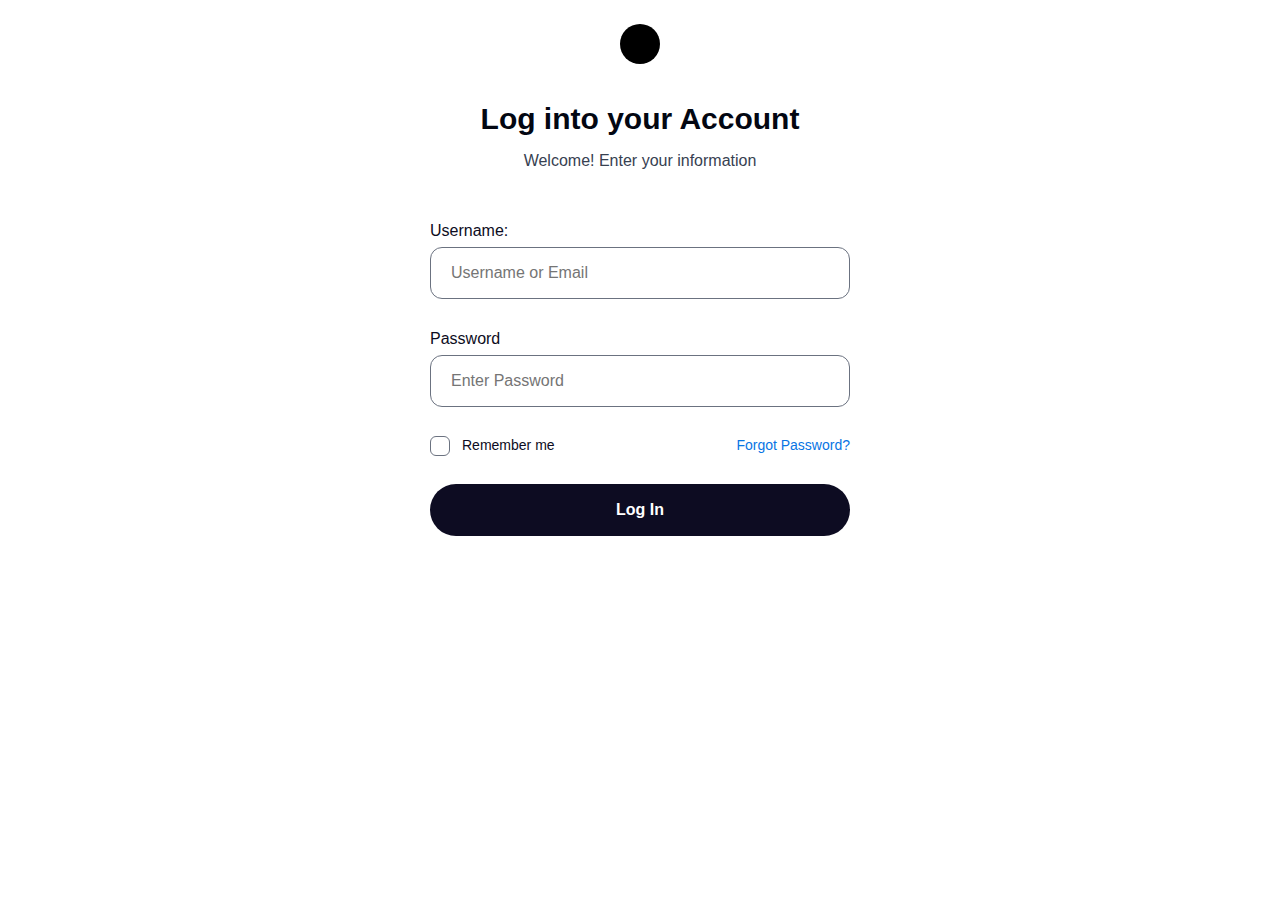
<file: index.html>
<!DOCTYPE html>
<html lang="en">
<head>
    <meta charset="UTF-8">
    <meta name="viewport" content="width=device-width, initial-scale=1.0">
    <!-- <link rel="stylesheet" href="materialize/css/materialize.css"> -->
    <title>Document</title>
</head>

<style>

@media  (max-width: 992px){
  .form__title{
  font-size: 10px;
  }

}

  
  :root {
  font-family: 'Poppins', sans-serif;
  line-height: 1.5;
  font-weight: 400;

  color-scheme: #000;
  background-color: #242424;

  font-synthesis: none;
  text-rendering: optimizeLegibility;
}

* {
  box-sizing: border-box;
}

body {
  height: 100vh;
  background: #fff;
  padding: 0;
  margin: 0;
}

main {
  height: 100%;
  padding: 24px;
}

section {
  display: flex;
  flex-direction: column;
  align-items: center;
  justify-content: center;
}


.form__title {
  text-align: center;
  color: #030712;
  font-weight: bold;
  font-size: 30px;
  margin: 0 0 8px;
}

.form__description {
  color: #374151;
  text-align: center;
  margin: 0 0 32px;
}

.form__animation {
  background-color: #f7f8fa;
  border-radius: 24px;
  overflow: hidden;
}

.logo {
  width: 40px;
  height: 40px;
  border-radius: 100%;
  background: #000;
  color: #fff;
  display: flex;
  align-items: center;
  justify-content: center;
  margin-bottom: 32px;
}

.logo svg {
  width: 24px;
  height: 24px;
}

form {
  width: 100%;
  max-width: 420px;
}

.form-control__label {
  display: block;
  margin: 14px 0 4px;
  color: #0d0c22;
  font-weight: 500;
}

.form-control {
  height: 52px;
  display: block;
  width: 100%;
  border: 1px solid #6b7280;
  padding: 18px 20px;
  transition: outline 200ms ease, box-shadow 200ms ease;
  border-radius: 12px;
  outline: none;
  background-color: #fff;
  color: #0d0c22;
  margin-bottom: 28px;
  font-size: 16px;
}

.form-control:focus {
  border-color: #0d0c22;
  box-shadow: 0 0 0 4px rgb(0 0 0 / 10%);
}

.form-control:user-invalid {
  border-color: #dc2626;
}

.form-control:user-invalid:focus {
  border-color: #dc2626;
  box-shadow: 0 0 0 4px rgb(220, 38, 38, .1);
}

.password-field {
  position: relative;
}

.password-field svg {
  position: absolute;
  width: 24px;
  height: 24px;
  right: 13px;
  top: 13px;
}

.form__submit {
  height: 52px;
  width: 100%;
  display: block;
  background: #0d0c22;
  border-radius: 100px;
  border: none;
  color: #fff;
  font-weight: 600;
  font-size: 16px;
  cursor: pointer;
  transition: .2s;
}

.form__submit:hover {
  box-shadow: 0 -1px 10px rgba(13,12,34, 0.3);
}

.password__settings {
  display: flex;
  justify-content: space-between;
  margin-bottom: 28px;
}

.password__settings__remember {
  font-size: 14px;
  color: #0d0c22;
  font-weight: 500;
  display: flex;
  align-items: center;
  cursor: pointer;
}

.password__settings__remember input {
  width: 0;
  height: 0;
  opacity: 0;
  margin: 0;
}

.custom__checkbox {
  width: 20px;
  height: 20px;
  border-radius: 6px;
  border: 1px solid #6b7280;
  margin-right: 12px;
  display: flex;
  align-items: center;
  justify-content: center;
  transition: .2s;
}

.custom__checkbox svg {
  transform: scale(0);
  width: 16px;
  height: 16px;
}

input:focus + .custom__checkbox {
  border-color: #0d0c22;
  box-shadow: 0 0 0 4px rgb(0 0 0 / 10%);
}

input:checked + .custom__checkbox svg {
  transform: scale(1);
}

a {
  font-size: 14px;
  color: #0875e4;
  font-weight: 500;
  text-decoration: none;
}

.form__footer {
  font-size: 14px;
  text-align: center;
  margin: 32px 0 0;
}
    
    
    
   

</style>

<body>
    <main>
        <section class="form">
            <div class="logo">
                     
            </div>
            <h1 class="form__title">Log into your Account</h1>
            <p class="form__description">Welcome! Enter your information</p>

            <form method="" action="">
                <label class="form-control__label">Username:</label>
                <input type="text" class="form-control" name="admin_username" id="admin_username" placeholder="Username or Email">
        
                <label class="form-control__label">Password</label>
                <div class="password-field">
                    <input type="password" class="form-control" name="admin_password" id="admin_password" minlength="8"  placeholder="Enter Password">
                </div>
                <div class="password__settings">
                    <label class="password__settings__remember">
                        <input type="checkbox">
                        <span class="custom__checkbox"></span>
                        Remember me
                    </label>
        
                    <a href="#">Forgot Password?</a>
                </div>
        
                <button type="submit" name="submit" id="submit" class="form__submit" id="submit">Log In</button>
            </form>
        </section>
    </main> 
   
</body>
</html>
</file>
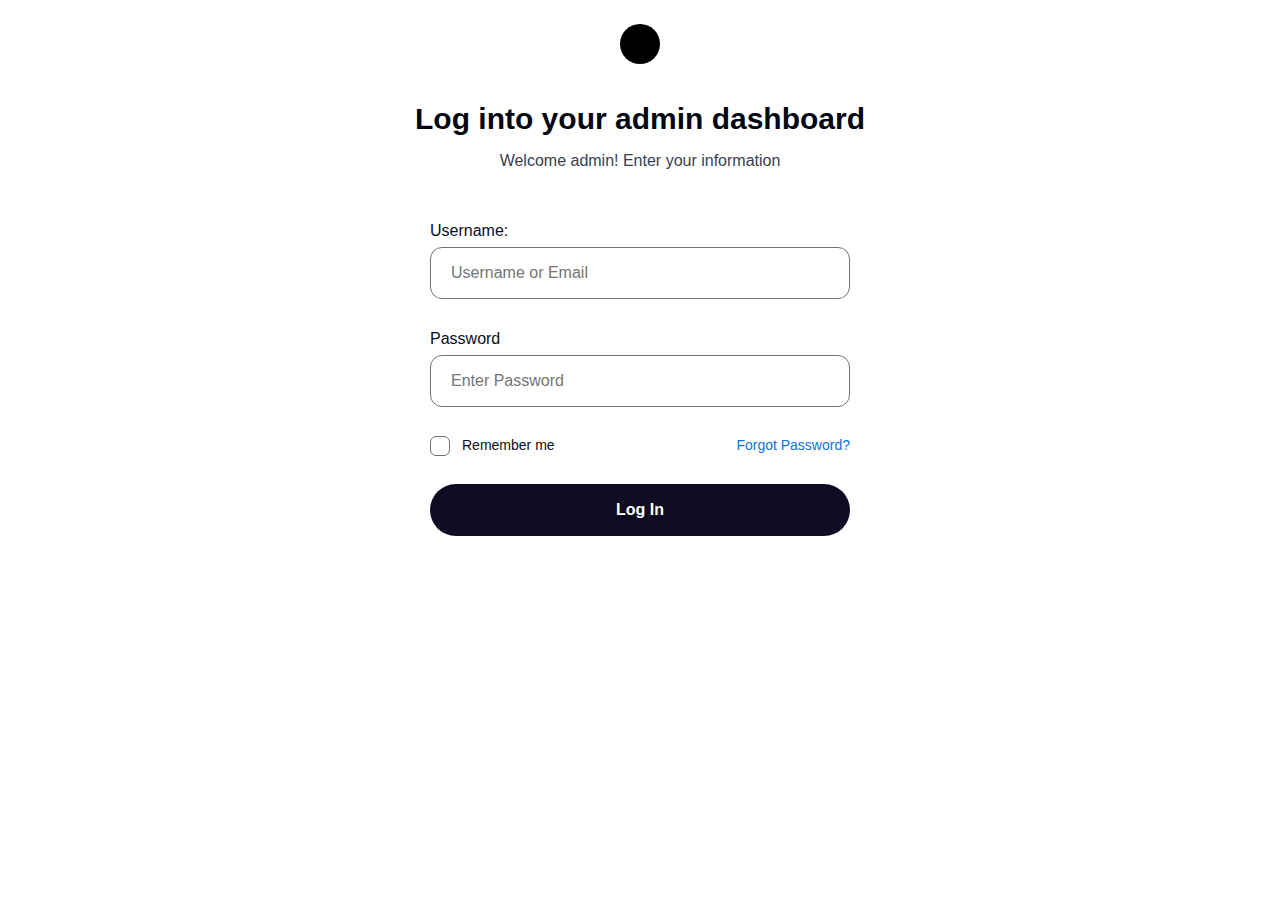
<file: admin.html>
<!DOCTYPE html>
<html lang="en">
<head>
    <meta charset="UTF-8">
    <meta name="viewport" content="width=device-width, initial-scale=1.0">
    <!-- <link rel="stylesheet" href="materialize/css/materialize.css"> -->
    <title>Document</title>
</head>

<style>

@media  (max-width: 992px){
  .form__title{
  font-size: 10px;
  }

}

  
  :root {
  font-family: 'Poppins', sans-serif;
  line-height: 1.5;
  font-weight: 400;

  color-scheme: #000;
  background-color: #242424;

  font-synthesis: none;
  text-rendering: optimizeLegibility;
}

* {
  box-sizing: border-box;
}

body {
  height: 100vh;
  background: #fff;
  padding: 0;
  margin: 0;
}

main {
  height: 100%;
  padding: 24px;
}

section {
  display: flex;
  flex-direction: column;
  align-items: center;
  justify-content: center;
}


.form__title {
  text-align: center;
  color: #030712;
  font-weight: bold;
  font-size: 30px;
  margin: 0 0 8px;
}

.form__description {
  color: #374151;
  text-align: center;
  margin: 0 0 32px;
}

.form__animation {
  background-color: #f7f8fa;
  border-radius: 24px;
  overflow: hidden;
}

.logo {
  width: 40px;
  height: 40px;
  border-radius: 100%;
  background: #000;
  color: #fff;
  display: flex;
  align-items: center;
  justify-content: center;
  margin-bottom: 32px;
}

.logo svg {
  width: 24px;
  height: 24px;
}

form {
  width: 100%;
  max-width: 420px;
}

.form-control__label {
  display: block;
  margin: 14px 0 4px;
  color: #0d0c22;
  font-weight: 500;
}

.form-control {
  height: 52px;
  display: block;
  width: 100%;
  border: 1px solid #6b7280;
  padding: 18px 20px;
  transition: outline 200ms ease, box-shadow 200ms ease;
  border-radius: 12px;
  outline: none;
  background-color: #fff;
  color: #0d0c22;
  margin-bottom: 28px;
  font-size: 16px;
}

.form-control:focus {
  border-color: #0d0c22;
  box-shadow: 0 0 0 4px rgb(0 0 0 / 10%);
}

.form-control:user-invalid {
  border-color: #dc2626;
}

.form-control:user-invalid:focus {
  border-color: #dc2626;
  box-shadow: 0 0 0 4px rgb(220, 38, 38, .1);
}

.password-field {
  position: relative;
}

.password-field svg {
  position: absolute;
  width: 24px;
  height: 24px;
  right: 13px;
  top: 13px;
}

.form__submit {
  height: 52px;
  width: 100%;
  display: block;
  background: #0d0c22;
  border-radius: 100px;
  border: none;
  color: #fff;
  font-weight: 600;
  font-size: 16px;
  cursor: pointer;
  transition: .2s;
}

.form__submit:hover {
  box-shadow: 0 -1px 10px rgba(13,12,34, 0.3);
}

.password__settings {
  display: flex;
  justify-content: space-between;
  margin-bottom: 28px;
}

.password__settings__remember {
  font-size: 14px;
  color: #0d0c22;
  font-weight: 500;
  display: flex;
  align-items: center;
  cursor: pointer;
}

.password__settings__remember input {
  width: 0;
  height: 0;
  opacity: 0;
  margin: 0;
}

.custom__checkbox {
  width: 20px;
  height: 20px;
  border-radius: 6px;
  border: 1px solid #6b7280;
  margin-right: 12px;
  display: flex;
  align-items: center;
  justify-content: center;
  transition: .2s;
}

.custom__checkbox svg {
  transform: scale(0);
  width: 16px;
  height: 16px;
}

input:focus + .custom__checkbox {
  border-color: #0d0c22;
  box-shadow: 0 0 0 4px rgb(0 0 0 / 10%);
}

input:checked + .custom__checkbox svg {
  transform: scale(1);
}

a {
  font-size: 14px;
  color: #0875e4;
  font-weight: 500;
  text-decoration: none;
}

.form__footer {
  font-size: 14px;
  text-align: center;
  margin: 32px 0 0;
}
    
    
    
   

</style>

<body>
    <main>
        <section class="form">
            <div class="logo">
                     
            </div>
            <h1 class="form__title">Log into your admin dashboard </h1>
            <p class="form__description">Welcome admin! Enter your information</p>

            <form method="" action="">
                <label class="form-control__label">Username:</label>
                <input type="text" class="form-control" name="admin_username" id="admin_username" placeholder="Username or Email">
        
                <label class="form-control__label">Password</label>
                <div class="password-field">
                    <input type="password" class="form-control" name="admin_password" id="admin_password" minlength="8"  placeholder="Enter Password">
                </div>
                <div class="password__settings">
                    <label class="password__settings__remember">
                        <input type="checkbox">
                        <span class="custom__checkbox"></span>
                        Remember me
                    </label>
        
                    <a href="#">Forgot Password?</a>
                </div>
        
                <button type="submit" name="submit" id="submit" class="form__submit" id="submit">Log In</button>
            </form>
        </section>
    </main> 
   
</body>
</html>
</file>
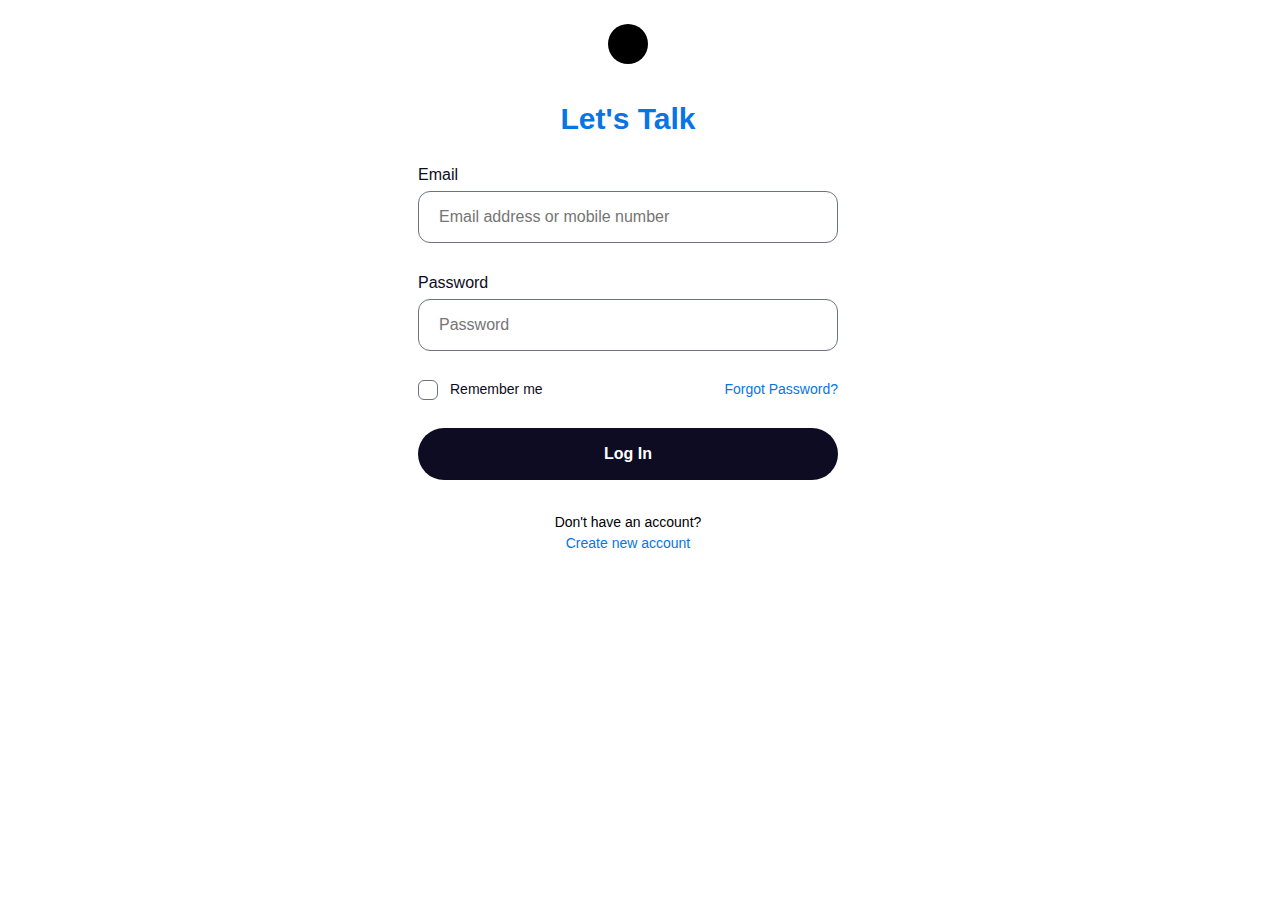
<file: login.html>
<!DOCTYPE html>
<html lang="en">
<head>
    <meta charset="UTF-8">
    <meta name="viewport" content="width=device-width, initial-scale=1.0">
    <title>Document</title>
</head>

<style>
    
:root {
  font-family: 'Poppins', sans-serif;
  line-height: 1.5;
  font-weight: 400;

  color-scheme: #000;
  background-color: #242424;

  font-synthesis: none;
  text-rendering: optimizeLegibility;
}

* {
  box-sizing: border-box;
}

body {
  height: 100vh;
  background: #fff;
  padding: 0;
  margin: 0;
}

main {
  height: 100%;
  padding: 24px;
}

section {
  display: flex;
  flex-direction: column;
  align-items: center;
  justify-content: center;
}

.form {
  padding-right: 24px;
}

.form__title {
  text-align: center;
  color: #0875e4 ;
  font-weight: 600;
  font-size: 30px;
  margin: 0 0 8px;
}

.form__description {
  color: #374151;
  text-align: center;
  margin: 0 0 32px;
}

.form__animation {
  background-color: #f7f8fa;
  border-radius: 24px;
  overflow: hidden;
}

.logo {
  width: 40px;
  height: 40px;
  border-radius: 100%;
  background: #000;
  color: #fff;
  display: flex;
  align-items: center;
  justify-content: center;
  margin-bottom: 32px;
}

.logo svg {
  width: 24px;
  height: 24px;
}

form {
  width: 100%;
  max-width: 420px;
}

.form-control__label {
  display: block;
  margin: 14px 0 4px;
  color: #0d0c22;
  font-weight: 500;
}

.form-control {
  height: 52px;
  display: block;
  width: 100%;
  border: 1px solid #6b7280;
  padding: 18px 20px;
  transition: outline 200ms ease, box-shadow 200ms ease;
  border-radius: 12px;
  outline: none;
  background-color: #fff;
  color: #0d0c22;
  margin-bottom: 28px;
  font-size: 16px;
}

.form-control:focus {
  border-color: #0d0c22;
  box-shadow: 0 0 0 4px rgb(0 0 0 / 10%);
}

.form-control:user-invalid {
  border-color: #dc2626;
}

.form-control:user-invalid:focus {
  border-color: #dc2626;
  box-shadow: 0 0 0 4px rgb(220, 38, 38, .1);
}

.password-field {
  position: relative;
}

.password-field svg {
  position: absolute;
  width: 24px;
  height: 24px;
  right: 13px;
  top: 13px;
}

.form__submit {
  height: 52px;
  width: 100%;
  display: block;
  background: #0d0c22;
  border-radius: 100px;
  border: none;
  color: #fff;
  font-weight: 600;
  font-size: 16px;
  cursor: pointer;
  transition: .2s;
}

.form__submit:hover {
  box-shadow: 0 -1px 10px rgba(13,12,34, 0.3);
}

.password__settings {
  display: flex;
  justify-content: space-between;
  margin-bottom: 28px;
}

.password__settings__remember {
  font-size: 14px;
  color: #0d0c22;
  font-weight: 500;
  display: flex;
  align-items: center;
  cursor: pointer;
}

.password__settings__remember input {
  width: 0;
  height: 0;
  opacity: 0;
  margin: 0;
}

.custom__checkbox {
  width: 20px;
  height: 20px;
  border-radius: 6px;
  border: 1px solid #6b7280;
  margin-right: 12px;
  display: flex;
  align-items: center;
  justify-content: center;
  transition: .2s;
}

.custom__checkbox svg {
  transform: scale(0);
  width: 16px;
  height: 16px;
}

input:focus + .custom__checkbox {
  border-color: #0d0c22;
  box-shadow: 0 0 0 4px rgb(0 0 0 / 10%);
}

input:checked + .custom__checkbox svg {
  transform: scale(1);
}

a {
  font-size: 14px;
  color: #0875e4;
  font-weight: 500;
  text-decoration: none;
}

.form__footer {
  font-size: 14px;
  text-align: center;
  margin: 32px 0 0;
}

</style>

<body>
    <main>
        <section class="form">
            <div class="logo">
                     
            </div>
            <h1 class="form__title">Let's Talk </h1>

            <form>
                <label class="form-control__label">Email</label>
                <input type="text" class="form-control" name="user_email" id="user_email" placeholder="Email address or mobile number">
        
                <label class="form-control__label">Password</label>
                <div class="password-field">
                    <input type="password" class="form-control" minlength="8" name="user_password" id="user_password" placeholder="Password">
                </div>
                <div class="password__settings">
                    <label class="password__settings__remember">
                        <input type="checkbox">
                        <span class="custom__checkbox"></span>
                        Remember me
                    </label>
        
                    <a href="#">Forgot Password?</a>
                </div>
        
                <button type="submit" name="submit" id="submit" class="form__submit" id="submit">Log In</button>
            </form>
        
            <p class="form__footer">
                Don't have an account?<br> <a href="#">Create new account</a>
            </p>
        </section>
    </main>
    
</body>
</html>
</file>
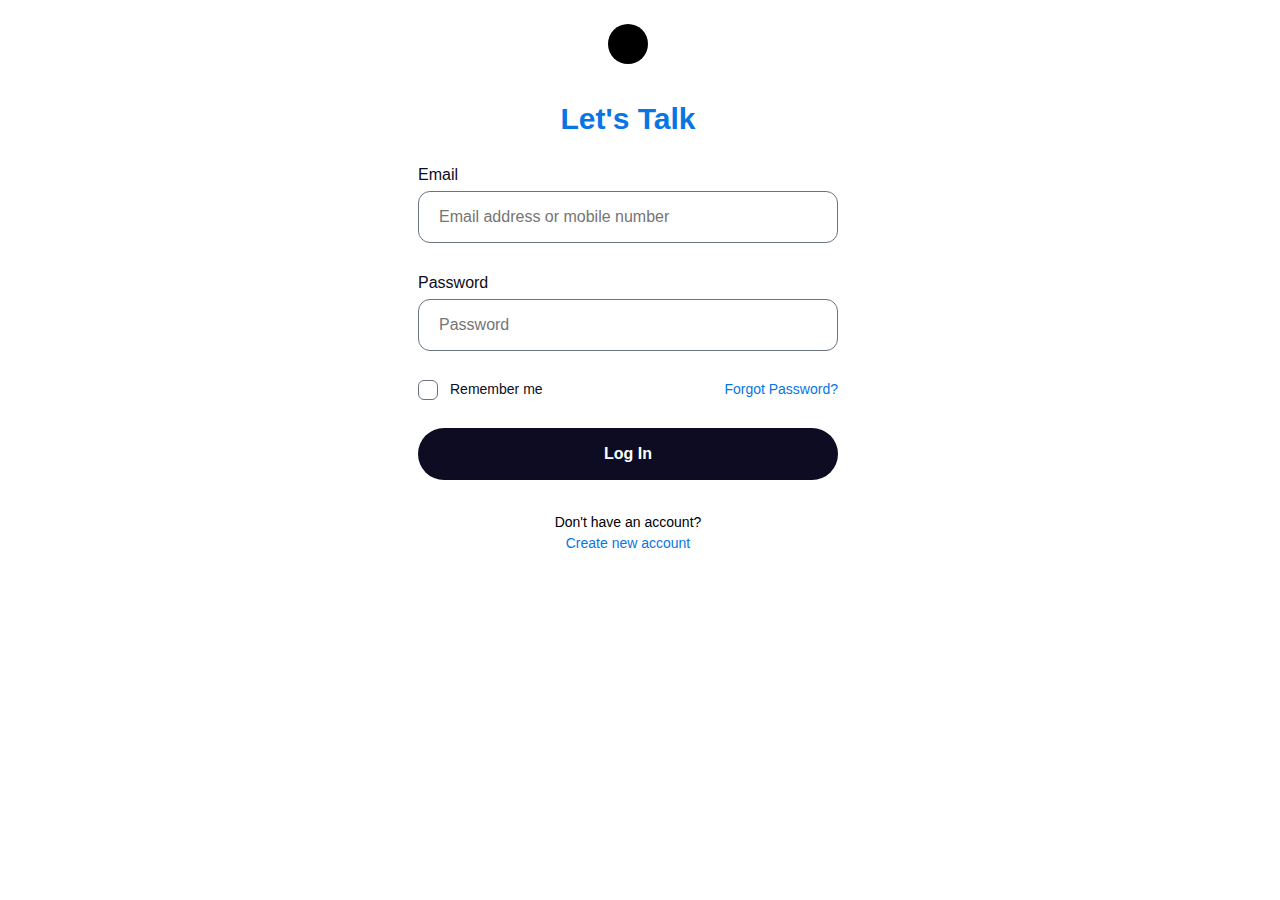
<file: userlogin.html>
<!DOCTYPE html>
<html lang="en">
<head>
    <meta charset="UTF-8">
    <meta name="viewport" content="width=device-width, initial-scale=1.0">
    <title>Document</title>
</head>

<style>
    
:root {
  font-family: 'Poppins', sans-serif;
  line-height: 1.5;
  font-weight: 400;

  color-scheme: #000;
  background-color: #242424;

  font-synthesis: none;
  text-rendering: optimizeLegibility;
}

* {
  box-sizing: border-box;
}

body {
  height: 100vh;
  background: #fff;
  padding: 0;
  margin: 0;
}

main {
  height: 100%;
  padding: 24px;
}

section {
  display: flex;
  flex-direction: column;
  align-items: center;
  justify-content: center;
}

.form {
  padding-right: 24px;
}

.form__title {
  text-align: center;
  color: #0875e4 ;
  font-weight: 600;
  font-size: 30px;
  margin: 0 0 8px;
}

.form__description {
  color: #374151;
  text-align: center;
  margin: 0 0 32px;
}

.form__animation {
  background-color: #f7f8fa;
  border-radius: 24px;
  overflow: hidden;
}

.logo {
  width: 40px;
  height: 40px;
  border-radius: 100%;
  background: #000;
  color: #fff;
  display: flex;
  align-items: center;
  justify-content: center;
  margin-bottom: 32px;
}

.logo svg {
  width: 24px;
  height: 24px;
}

form {
  width: 100%;
  max-width: 420px;
}

.form-control__label {
  display: block;
  margin: 14px 0 4px;
  color: #0d0c22;
  font-weight: 500;
}

.form-control {
  height: 52px;
  display: block;
  width: 100%;
  border: 1px solid #6b7280;
  padding: 18px 20px;
  transition: outline 200ms ease, box-shadow 200ms ease;
  border-radius: 12px;
  outline: none;
  background-color: #fff;
  color: #0d0c22;
  margin-bottom: 28px;
  font-size: 16px;
}

.form-control:focus {
  border-color: #0d0c22;
  box-shadow: 0 0 0 4px rgb(0 0 0 / 10%);
}

.form-control:user-invalid {
  border-color: #dc2626;
}

.form-control:user-invalid:focus {
  border-color: #dc2626;
  box-shadow: 0 0 0 4px rgb(220, 38, 38, .1);
}

.password-field {
  position: relative;
}

.password-field svg {
  position: absolute;
  width: 24px;
  height: 24px;
  right: 13px;
  top: 13px;
}

.form__submit {
  height: 52px;
  width: 100%;
  display: block;
  background: #0d0c22;
  border-radius: 100px;
  border: none;
  color: #fff;
  font-weight: 600;
  font-size: 16px;
  cursor: pointer;
  transition: .2s;
}

.form__submit:hover {
  box-shadow: 0 -1px 10px rgba(13,12,34, 0.3);
}

.password__settings {
  display: flex;
  justify-content: space-between;
  margin-bottom: 28px;
}

.password__settings__remember {
  font-size: 14px;
  color: #0d0c22;
  font-weight: 500;
  display: flex;
  align-items: center;
  cursor: pointer;
}

.password__settings__remember input {
  width: 0;
  height: 0;
  opacity: 0;
  margin: 0;
}

.custom__checkbox {
  width: 20px;
  height: 20px;
  border-radius: 6px;
  border: 1px solid #6b7280;
  margin-right: 12px;
  display: flex;
  align-items: center;
  justify-content: center;
  transition: .2s;
}

.custom__checkbox svg {
  transform: scale(0);
  width: 16px;
  height: 16px;
}

input:focus + .custom__checkbox {
  border-color: #0d0c22;
  box-shadow: 0 0 0 4px rgb(0 0 0 / 10%);
}

input:checked + .custom__checkbox svg {
  transform: scale(1);
}

a {
  font-size: 14px;
  color: #0875e4;
  font-weight: 500;
  text-decoration: none;
}

.form__footer {
  font-size: 14px;
  text-align: center;
  margin: 32px 0 0;
}

</style>

<body>
    <main>
        <section class="form">
            <div class="logo">
                     
            </div>
            <h1 class="form__title">Let's Talk </h1>

            <form>
                <label class="form-control__label">Email</label>
                <input type="text" class="form-control" name="user_email" id="user_email" placeholder="Email address or mobile number">
        
                <label class="form-control__label">Password</label>
                <div class="password-field">
                    <input type="password" class="form-control" minlength="8" name="user_password" id="user_password" placeholder="Password">
                </div>
                <div class="password__settings">
                    <label class="password__settings__remember">
                        <input type="checkbox">
                        <span class="custom__checkbox"></span>
                        Remember me
                    </label>
        
                    <a href="#">Forgot Password?</a>
                </div>
        
                <button type="submit" name="submit" id="submit" class="form__submit" id="submit">Log In</button>
            </form>
        
            <p class="form__footer">
                Don't have an account?<br> <a href="#">Create new account</a>
            </p>
        </section>
    </main>
    
</body>
</html>
</file>
